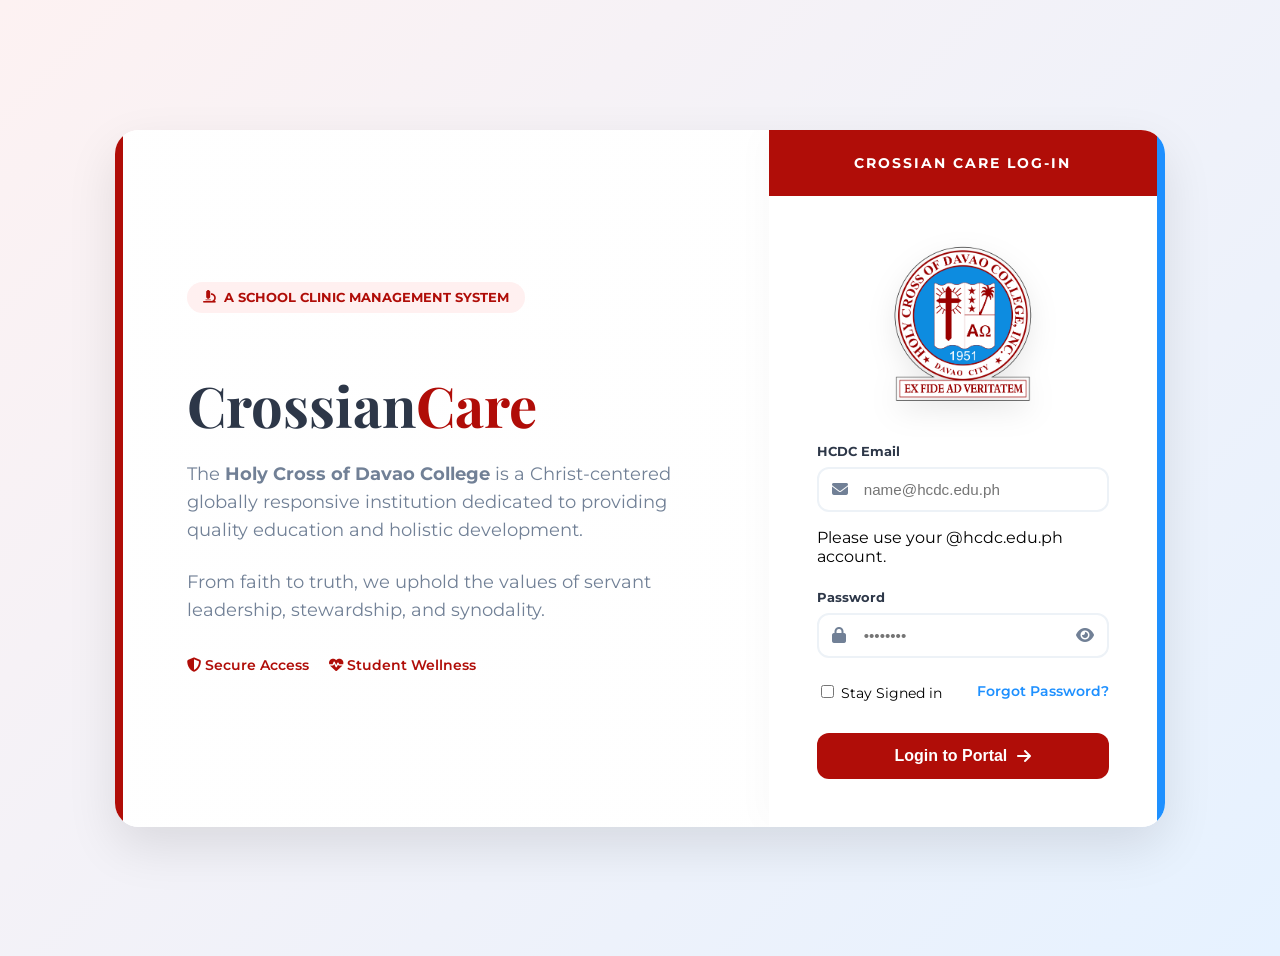
<file: index.html>
<!DOCTYPE html>
<html lang="en">

<head>
    <meta charset="UTF-8">
    <meta name="viewport" content="width=device-width, initial-scale=1.0">
    <title>Login | Crossian Care</title>
    <link
        href="https://fonts.googleapis.com/css2?family=Montserrat:wght@400;600;700&family=Playfair+Display:wght@700&display=swap"
        rel="stylesheet">
    <link rel="stylesheet" href="https://cdnjs.cloudflare.com/ajax/libs/font-awesome/6.4.0/css/all.min.css">
    <link rel="stylesheet" href="index.css">
    <link href="Images/HcdcLogo.png" rel="icon">
</head>

<body>

    <div class="login-wrapper">
        <div class="info-side">
            <div class="info-content">
                <div class="badge"><i class="fas fa-microscope"></i> A School Clinic Management System</div>
                <h1 class="brand-title">Crossian<span>Care</span></h1>

                <div class="mission-text">
                    <p>The <strong>Holy Cross of Davao College</strong> is a Christ-centered globally responsive
                        institution dedicated to providing quality education and holistic development.</p>
                    <p>From faith to truth, we uphold the values of servant leadership, stewardship, and synodality.</p>
                </div>

                <div class="info-footer">
                    <span><i class="fas fa-shield-alt"></i> Secure Access</span>
                    <span><i class="fas fa-heartbeat"></i> Student Wellness</span>
                </div>
            </div>
        </div>

        <div class="login-card">
            <div class="card-header">
                CROSSIAN CARE LOG-IN
            </div>
            <div class="card-content">
                <img src="Images/HcdcLogo.png" alt="HCDC Logo" class="form-logo">

                <form id="loginForm">
                    <div class="input-group">
                        <label>HCDC Email</label>
                        <div class="input-wrapper-inner">
                            <i class="fas fa-envelope"></i>
                            <input type="email" id="emailInput" placeholder="name@hcdc.edu.ph" required>
                        </div>
                        <p id="error-msg" class="error-text">Please use your @hcdc.edu.ph account.</p>
                    </div>

                    <div class="input-group">
                        <label>Password</label>
                        <div class="input-wrapper-inner">
                            <i class="fas fa-lock"></i>
                            <input type="password" id="passwordInput" placeholder="••••••••" required>
                            <i class="fas fa-eye toggle-password" onclick="togglePassword()"></i>
                        </div>
                    </div>

                    <div class="form-options">
                        <label class="checkbox-container">
                            <input type="checkbox" id="stay-signed">
                            <span class="checkmark"></span>
                            Stay Signed in
                        </label>
                        <a href="https://docs.google.com/forms/d/e/1FAIpQLSeCFkrrKPlEym8SIP8tk3d-MRlEb-fkIiejS39KirLOMkhctw/viewform?usp=publish-editor"
                            class="forgot-link">Forgot Password?</a>
                    </div>

                    <button type="submit" class="btn-primary-login">
                        Login to Portal <i class="fas fa-arrow-right"></i>
                    </button>
                </form>
            </div>
        </div>
    </div>

    <script>
        function togglePassword() {
            const input = document.getElementById('passwordInput');
            const icon = document.querySelector('.toggle-password');
            if (input.type === "password") {
                input.type = "text";
                icon.classList.replace('fa-eye', 'fa-eye-slash');
            } else {
                input.type = "password";
                icon.classList.replace('fa-eye-slash', 'fa-eye');
            }
        }
    </script>
    <script src="index.js"></script>
</body>

</html>
</file>
<file: index.css>
:root {
    --primary: #b00d08;
    --primary-dark: #8b0a06;
    --secondary-blue: #1e90ff;
    --accent-gold: #ffd700;
    --white: #ffffff;
    --text-main: #2d3748;
    --text-muted: #718096;
    --bg-gradient: linear-gradient(135deg, #fdf2f2 0%, #e6f2ff 100%);
    --shadow-sm: 0 10px 25px rgba(0, 0, 0, 0.05);
    --shadow-lg: 0 20px 50px rgba(0, 0, 0, 0.1);
}

body {
    font-family: 'Montserrat', sans-serif;
    background: var(--bg-gradient);
    min-height: 100vh;
    display: flex;
    align-items: center;
    justify-content: center;
    padding: 20px;
}

.login-wrapper {
    display: flex;
    max-width: 1050px;
    width: 100%;
    background: rgba(255, 255, 255, 0.95);
    backdrop-filter: blur(10px);
    border-radius: 24px;
    overflow: hidden;
    box-shadow: var(--shadow-lg);
}

.info-side {
    flex: 1.2;
    padding: 5rem 4rem;
    background: linear-gradient(rgba(255,255,255,0.9), rgba(255,255,255,0.9)), 
                url('https://www.transparenttextures.com/patterns/cubes.png');
    border-left: 8px solid var(--primary);
    display: flex;
    align-items: center;
}

.badge {
    background: #fff0f0;
    color: var(--primary);
    padding: 8px 16px;
    border-radius: 100px;
    font-size: 0.8rem;
    font-weight: 700;
    text-transform: uppercase;
    margin-bottom: 1.5rem;
    display: inline-flex;
    align-items: center;
    gap: 8px;
}

.brand-title {
    font-family: 'Playfair Display', serif;
    font-size: 3.5rem;
    color: var(--text-main);
    margin-bottom: 1.5rem;
    line-height: 1.1;
}

.brand-title span { 
    color: var(--primary); 
}

.mission-text p {
    font-size: 1.1rem;
    line-height: 1.6;
    color: var(--text-muted);
    margin-bottom: 1.5rem;
}

.info-footer {
    margin-top: 2rem;
    display: flex;
    gap: 20px;
    font-weight: 600;
    color: var(--primary);
    font-size: 0.9rem;
}

.login-card {
    flex: 0.9;
    background: var(--white);
    box-shadow: -10px 0 30px rgba(0,0,0,0.02);
    border-right: 8px solid var(--secondary-blue);
}

.card-header {
    background: var(--primary);
    padding: 1.5rem;
    color: white;
    font-weight: 700;
    text-align: center;
    letter-spacing: 2px;
    font-size: 0.9rem;
}

.card-content { 
    padding: 3rem; 
    display: flex; 
    flex-direction: column; 
    align-items: center;
}

.form-logo { 
    height: 160px;
    width: auto;
    margin: 0 auto 2.5rem auto;
    display: block; 
    filter: drop-shadow(0 10px 15px rgba(0, 0, 0, 0.1));
    transition: transform 0.3s ease;
}

.form-logo:hover {
    transform: scale(1.05);
}

#loginForm {
    width: 100%;
}

.input-group { 
    margin-bottom: 1.5rem; 
    text-align: left; 
}

.input-group label {
    font-weight: 700;
    font-size: 0.8rem;
    color: var(--text-main);
    margin-bottom: 8px;
    display: block;
}

.input-wrapper-inner {
    position: relative;
    display: flex;
    align-items: center;
}

.input-wrapper-inner i:not(.toggle-password) {
    position: absolute;
    left: 15px;
    color: var(--text-muted);
}

.input-wrapper-inner input {
    width: 100%;
    padding: 12px 15px 12px 45px;
    border: 2px solid #edf2f7;
    border-radius: 12px;
    transition: all 0.3s ease;
    font-size: 0.95rem;
}

.input-wrapper-inner input:focus {
    border-color: var(--secondary-blue);
    outline: none;
    box-shadow: 0 0 0 4px rgba(30, 144, 255, 0.1);
}

.toggle-password {
    position: absolute;
    right: 15px;
    cursor: pointer;
    color: var(--text-muted);
}

.form-options {
    display: flex;
    justify-content: space-between;
    align-items: center;
    margin-bottom: 2rem;
    font-size: 0.85rem;
}

.forgot-link {
    color: var(--secondary-blue);
    text-decoration: none;
    font-weight: 600;
}

.btn-primary-login {
    width: 100%;
    padding: 14px;
    background: var(--primary);
    color: white;
    border: none;
    border-radius: 12px;
    font-weight: 700;
    font-size: 1rem;
    cursor: pointer;
    transition: 0.3s;
    display: flex;
    align-items: center;
    justify-content: center;
    gap: 10px;
}

.btn-primary-login:hover {
    background: var(--primary-dark);
    transform: translateY(-3px);
    box-shadow: 0 10px 20px rgba(176, 13, 8, 0.2);
}

@media (max-width: 900px) {
    .login-wrapper { 
        flex-direction: column; 
        margin: 10px; 
    }
    .info-side { 
        border-left: none; 
        border-bottom: 8px solid var(--primary); 
        padding: 3rem 2rem; 
    }
    .login-card {
        border-right: none;
        border-bottom: 8px solid var(--secondary-blue);
    }
}
</file>
<file: About.css>
:root {
    --primary: #b00d08;
    --primary-dark: #8b0a06;
    --accent: #1e90ff;
    --accent-light: #e6f2ff;
    --white: #ffffff;
    --danger: #e53e3e;
    --text: #2d3748;
    --bg-light: #fdf2f2;
}

.story-text p {
    margin-bottom: 1.5rem;
}

* {
    margin: 0;
    padding: 0;
    box-sizing: border-box;
}

body {
    font-family: 'Montserrat', sans-serif;
    color: var(--text);
    line-height: 1.6;
    overflow-x: hidden;
    background: var(--white);
}

.navbar {
    display: flex;
    justify-content: space-between;
    align-items: center;
    padding: 1rem 10%;
    background: var(--white);
    position: sticky;
    top: 0;
    z-index: 1000;
    box-shadow: 0 2px 15px rgba(0, 0, 0, 0.05);
}

.logo {
    display: flex;
    align-items: center;
    gap: 5px;
    font-weight: 700;
    font-size: 1.4rem;
    letter-spacing: 0.5px;
    color: var(--text);
    text-decoration: none;
}

.logo span {
    color: var(--primary);
}

.logo-img {
    height: 45px;           
    width: auto;
    object-fit: contain;
}

.nav-links {
    display: flex;
    list-style: none;
    align-items: center;
    margin: 0;
    padding: 0;
}

.nav-links li {
    margin-left: 2rem;
}

.nav-links li a {
    text-decoration: none;
    color: #444;
    font-weight: 600;
    transition: 0.3s;
    position: relative;
    padding: 5px 0;
}

.nav-links li a::after {
    content: '';
    position: absolute;
    width: 100%;
    height: 2px;
    bottom: -4px;
    left: 0;
    background-color: var(--primary);
    border-radius: 10px;
    transform: scaleX(0);
    transform-origin: bottom right;
    transition: transform 0.3s ease-out;
}

.nav-links li a:hover::after {
    transform: scaleX(1);
    transform-origin: bottom left;
}

.nav-links li a.active::after {
    transform: scaleX(1);
    transform-origin: bottom left;
}

.btn-cta {
    background: var(--primary) !important;
    color: var(--white) !important;
    padding: 10px 30px;
    border-radius: 12px;
    display: inline-flex;
    align-items: center;
    justify-content: center;
    transition: background 0.3s;
    white-space: nowrap;
    min-width: 200px;
}

.btn-cta:hover {
    background: var(--primary-dark) !important;
    transform: translateY(-2px);
    box-shadow: 0 5px 15px rgba(176, 13, 8, 0.3);
}

.about-hero {
    height: 50vh;
    background: linear-gradient(135deg, var(--primary-dark), #1a202c);
    display: flex;
    align-items: center;
    justify-content: center;
    text-align: center;
    color: white;
}

.about-hero h1 {
    font-family: 'Playfair Display', serif;
    font-size: 3.5rem;
    margin-bottom: 1rem;
}

.about-hero h1 span {
    color: var(--accent);
}

.about-hero p {
    font-size: 1.2rem;
    max-width: 600px;
    margin: 0 auto;
    opacity: 0.9;
}

.badge {
    background: var(--accent);
    color: var(--white);
    padding: 5px 15px;
    border-radius: 20px;
    font-weight: 600;
    font-size: 0.8rem;
    margin-bottom: 1rem;
    display: inline-block;
}

.tag {
    color: var(--primary);
    font-weight: 600;
    text-transform: uppercase;
    letter-spacing: 2px;
    font-size: 0.8rem;
}

.story-section {
    padding: 8rem 10%;
    background: var(--white);
}

.container {
    max-width: 1200px;
    margin: 0 auto;
}

.flex-split {
    display: grid;
    grid-template-columns: 1fr 1.2fr;
    gap: 5rem;
    align-items: center;
}

.story-image img {
    width: 107%;
    border-radius: 15px;
    box-shadow: 0 20px 40px rgba(0, 0, 0, 0.1);
}

.experience-badge {
    position: absolute;
    bottom: -160px;
    right: -20px;
    background: var(--primary);
    color: white;
    padding: 2rem;
    border-radius: 25px;
    text-align: center;
}

.story-text h2 {
    font-family: 'Playfair Display', serif;
    font-size: 2.8rem;
    margin: 1rem 0 2rem;
}

.values-section {
    padding: 8rem 10%;
    background: var(--bg-light);
}

.section-title {
    text-align: center;
    font-family: 'Playfair Display', serif;
    font-size: 2.5rem;
    margin-bottom: 4rem;
}

.values-grid {
    display: grid;
    grid-template-columns: repeat(3, 1fr);
    gap: 2rem;
}

.value-card {
    background: var(--white);
    padding: 3.5rem 2rem;
    border-radius: 20px;
    text-align: center;
    transition: 0.4s;
    border: 1px solid rgba(0, 0, 0, 0.05);
}

.value-card:hover {
    transform: translateY(-15px);
    border-color: var(--accent);
    box-shadow: 0 30px 60px rgba(30, 144, 255, 0.1);
}

.about-footer-cta {
    padding: 6rem 10%;
    text-align: center;
    background: var(--primary-dark);
    color: white;
}

.btn-appointment-white {
    display: inline-block;
    margin-top: 2rem;
    padding: 1.2rem 3rem;
    background: var(--accent);
    color: var(--white);
    text-decoration: none;
    border-radius: 50px;
    font-weight: 700;
    cursor: pointer;
    transition: all 0.3s ease;
    border: 2px solid transparent;
}

.btn-appointment-white:hover {
    background: var(--white);
    color: var(--accent);
    transform: scale(1.05);
    border: 2px solid var(--accent);
}

.btn-appointment-white:active {
    transform: scale(0.98);
}

footer {
    padding: 3rem;
    text-align: center;
    background: #1a202c;
    color: #a0aec0;
}

.fade-in {
    animation: fadeInUp 1s ease forwards;
}

@keyframes fadeInUp {
    from {
        opacity: 0;
        transform: translateY(20px);
    }
    to {
        opacity: 1;
        transform: translateY(0);
    }
}

@media (max-width: 900px) {
    .flex-split,
    .values-grid {
        grid-template-columns: 1fr;
    }
    .navbar {
        padding: 1rem 5%;
    }
}

.value-icon {
    display: flex;
    justify-content: center;
    align-items: center;
    margin-bottom: 20px;
}

.value-icon img {
    width: 50px;    
    height: 50px;
    object-fit: contain;
}

.nav-links a.active {
    color: var(--primary) !important;
}

.profile-container {
    position: relative;
    margin-left: 1.5rem;
    cursor: pointer;
}

.profile-icon {
    width: 45px;
    height: 45px;
    background-color: var(--accent);
    color: white;
    border-radius: 50%;
    display: flex;
    align-items: center;
    justify-content: center;
    font-weight: 700;
    font-size: 1.1rem;
    border: 2px solid var(--white);
    box-shadow: 0 2px 5px rgba(0,0,0,0.1);
}

.profile-dropdown {
    display: none;
    position: absolute;
    top: 55px;
    right: 0;
    background: white;
    box-shadow: 0 10px 25px rgba(0,0,0,0.1);
    border-radius: 8px;
    overflow: hidden;
    z-index: 1001;
    min-width: 120px;
}

.profile-dropdown.show {
    display: block;
}

.logout-link {
    width: 100%;
    padding: 12px 20px;
    border: none;
    background: none;
    color: var(--danger);
    font-weight: 600;
    text-align: left;
    cursor: pointer;
    transition: background 0.3s;
}

.logout-link:hover {
    background: var(--bg-light);
}
.stats-bar {
    background: var(--primary);
    padding: 3.5rem 10%;
}

.stats-grid {
    display: grid;
    grid-template-columns: repeat(4, 1fr);
    gap: 2rem;
    text-align: center;
}

.stat-item {
    color: var(--white);
}

.stat-number-wrap {
    display: flex;
    align-items: baseline;
    justify-content: center;
    gap: 2px;
}

.stat-number {
    font-family: 'Playfair Display', serif;
    font-size: 3rem;
    font-weight: 700;
    line-height: 1;
}

.stat-suffix {
    font-size: 2rem;
    font-weight: 700;
}

.stat-label {
    margin-top: 0.5rem;
    font-size: 0.9rem;
    opacity: 0.85;
    font-weight: 500;
    letter-spacing: 0.5px;
}

@media (max-width: 900px) {
    .stats-grid {
        grid-template-columns: repeat(2, 1fr);
    }
}

.mission-vision-section {
    padding: 6rem 10%;
    background: var(--bg-light);
}

.mv-grid {
    display: flex;
    align-items: stretch;
    gap: 0;
    background: var(--white);
    border-radius: 20px;
    overflow: hidden;
    box-shadow: 0 15px 40px rgba(0,0,0,0.07);
}

.mv-card {
    flex: 1;
    padding: 4rem 3.5rem;
}

.mission-card {
    border-right: 1px solid rgba(0,0,0,0.06);
}

.mv-divider {
    width: 1px;
    background: rgba(0,0,0,0.06);
    flex-shrink: 0;
}

.mv-icon {
    width: 56px;
    height: 56px;
    border-radius: 14px;
    display: flex;
    align-items: center;
    justify-content: center;
    margin-bottom: 1.5rem;
}

.mission-card .mv-icon {
    background: rgba(176, 13, 8, 0.08);
    color: var(--primary);
}

.vision-card .mv-icon {
    background: rgba(30, 144, 255, 0.1);
    color: var(--accent);
}

.mv-icon svg {
    width: 28px;
    height: 28px;
}

.mv-card h3 {
    font-family: 'Playfair Display', serif;
    font-size: 1.6rem;
    margin-bottom: 1rem;
    color: var(--text);
}

.mv-card p {
    color: #555;
    line-height: 1.8;
    font-size: 1rem;
}

@media (max-width: 900px) {
    .mv-grid {
        flex-direction: column;
    }
    .mv-divider { display: none; }
    .mission-card { border-right: none; border-bottom: 1px solid rgba(0,0,0,0.06); }
}

.team-section {
    padding: 8rem 10%;
    background: var(--white);
    text-align: center;
}

.team-grid {
    display: flex;
    flex-wrap: wrap;
    justify-content: center;
    gap: 2rem;
    margin-top: 2rem;
}

.team-card {
    flex: 0 1 calc(33.333% - 2rem); 
    min-width: 300px;
    border-radius: 20px;
    overflow: hidden;
    border: 1px solid rgba(0,0,0,0.07);
    transition: transform 0.3s ease, box-shadow 0.3s ease;
    text-align: left;
    background: var(--white);
}

.team-card:hover {
    transform: translateY(-10px);
    box-shadow: 0 25px 50px rgba(0,0,0,0.1);
}

.team-photo {
    width: 100%;
    height: 240px;
    overflow: hidden;
}

.team-photo img {
    width: 100%;
    height: 100%;
    object-fit: cover;
    transition: transform 0.4s ease;
}

.team-card:hover .team-photo img {
    transform: scale(1.05);
}

.team-info {
    padding: 1.8rem;
}

.team-info h4 {
    font-family: 'Playfair Display', serif;
    font-size: 1.2rem;
    margin-bottom: 0.3rem;
    color: var(--text);
}

.team-role {
    display: inline-block;
    background: var(--accent-light);
    color: var(--accent);
    font-size: 0.75rem;
    font-weight: 700;
    padding: 3px 10px;
    border-radius: 20px;
    margin-bottom: 0.8rem;
    letter-spacing: 0.3px;
}

.team-info p {
    font-size: 0.9rem;
    color: #666;
    line-height: 1.6;
}

@media (max-width: 900px) {
    .team-card {
        flex: 1 1 100%;
    }
}

.testimonials-section {
    padding: 8rem 10%;
    background: linear-gradient(135deg, var(--primary-dark), #1a202c);
    text-align: center;
}

.testimonials-grid {
    display: grid;
    grid-template-columns: repeat(3, 1fr);
    gap: 1.5rem;
    margin-top: 1rem;
}

.testimonial-card {
    background: rgba(255,255,255,0.06);
    border: 1px solid rgba(255,255,255,0.1);
    border-radius: 20px;
    padding: 2.5rem 2rem;
    text-align: left;
    transition: background 0.3s ease;
}

.testimonial-card:hover {
    background: rgba(255,255,255,0.1);
}

.quote-mark {
    font-size: 4rem;
    line-height: 1;
    color: var(--accent);
    font-family: 'Playfair Display', serif;
    margin-bottom: 0.5rem;
}

.testimonial-card p {
    color: rgba(255,255,255,0.85);
    line-height: 1.75;
    font-size: 0.95rem;
    margin-bottom: 1.5rem;
}

.testimonial-author {
    display: flex;
    align-items: center;
    gap: 0.8rem;
}

.author-avatar {
    width: 44px;
    height: 44px;
    border-radius: 50%;
    background: var(--accent);
    color: white;
    display: flex;
    align-items: center;
    justify-content: center;
    font-weight: 700;
    font-size: 0.8rem;
    flex-shrink: 0;
}

.testimonial-author strong {
    display: block;
    color: var(--white);
    font-size: 0.95rem;
}

.testimonial-author span {
    font-size: 0.8rem;
    color: rgba(255,255,255,0.55);
}

@media (max-width: 900px) {
    .testimonials-grid {
        grid-template-columns: 1fr;
    }
}
</file>
<file: MainDashboard.css>
:root {
    --primary: #b00d08;
    --primary-dark: #8b0a06;
    --accent: #1e90ff;
    --accent-light: #e6f2ff;
    --white: #ffffff;
    --danger: #e53e3e;
    --text: #2d3748;
    --bg-light: #fdf2f2;
}

* {
    margin: 0;
    padding: 0;
    box-sizing: border-box;
}

body {
    font-family: 'Montserrat', sans-serif;
    color: var(--text);
    line-height: 1.6;
    overflow-x: hidden;
    background-color: var(--white);
}

.navbar {
    display: flex;
    justify-content: space-between;
    align-items: center;
    padding: 1rem 10%;
    background: var(--white);
    position: sticky;
    top: 0;
    z-index: 1000;
    box-shadow: 0 2px 15px rgba(0, 0, 0, 0.05);
}

.logo {
    display: flex;
    align-items: center;
    gap: 5px;
    font-weight: 700;
    font-size: 1.4rem;
    letter-spacing: 0.5px;
    color: var(--text);
    text-decoration: none;
}

.logo span {
    color: var(--primary);
}

.logo-img {
    height: 45px;
    width: auto;
    object-fit: contain;
}

.nav-links {
    display: flex;
    list-style: none;
    align-items: center;
    margin: 0;
    padding: 0;
}

.nav-links li {
    margin-left: 2rem;
}

.nav-links li a {
    text-decoration: none;
    color: #444;
    font-weight: 600;
    transition: 0.3s;
    position: relative;
    padding: 5px 0;
}

.nav-links li a::after {
    content: '';
    position: absolute;
    width: 100%;
    height: 2px;
    bottom: -4px;
    left: 0;
    background-color: var(--primary);
    border-radius: 10px;
    transform: scaleX(0);
    transform-origin: bottom right;
    transition: transform 0.3s ease-out;
}

.nav-links li a:hover::after {
    transform: scaleX(1);
    transform-origin: bottom left;
}

.nav-links li a.active::after {
    transform: scaleX(1);
}

.nav-links li a:hover,
.nav-links li a.active {
    color: var(--primary);
}

.btn-cta {
    background: var(--primary) !important;
    color: var(--white) !important;
    padding: 10px 30px;
    border-radius: 12px;
    display: flex;
    align-items: center;
    justify-content: center;
    transition: 0.3s;
    white-space: nowrap; 
    min-width: 200px;
}

.btn-cta:hover {
    background: var(--primary-dark) !important;
    transform: translateY(-2px);
    box-shadow: 0 5px 15px rgba(176, 13, 8, 0.3);
}

.hero {
    height: 80vh;
    background: linear-gradient(rgba(255, 255, 255, 0.7), rgba(255, 255, 255, 0.3)),
                url('Building.png') no-repeat center center/cover;
    display: flex;
    align-items: center;
    padding: 0 10%;
}

.hero h1 {
    font-family: 'Playfair Display', serif;
    font-size: 3.5rem;
    line-height: 1.2;
    margin-bottom: 1.5rem;
}

.hero h1 span {
    color: var(--primary);
}

.badge {
    display: inline-block;
    padding: 0.5rem 1rem;
    background: var(--bg-light);
    color: var(--primary);
    font-weight: 600;
    font-size: 0.8rem;
    border-radius: 50px;
    margin-bottom: 1rem;
}

.btn-primary {
    display: inline-block;
    padding: 1rem 2.5rem;
    background: var(--primary);
    color: var(--white);
    text-decoration: none;
    border-radius: 50px;
    margin-right: 1rem;
    transition: 0.4s;
}

.btn-primary:hover {
    transform: translateY(-5px);
    background: var(--primary-dark);
    box-shadow: 0 5px 15px rgba(176, 13, 8, 0.3);
}

.btn-secondary-outline {
    display: inline-block;
    padding: 1rem 2rem;
    border: 2px solid var(--primary);
    color: var(--primary);
    background: transparent;
    text-decoration: none;
    border-radius: 50px;
    font-family: 'Montserrat', sans-serif;
    font-size: 1rem;
    font-weight: 600;
    cursor: pointer;
    transition: 0.4s;
}

.btn-secondary-outline:hover {
    transform: translateY(-5px) !important;
    background: var(--primary) !important;
    color: var(--white) !important;
    box-shadow: 0 5px 15px rgba(176, 13, 8, 0.3) !important;
}

.btn-secondary-outline:active {
    transform: translateY(-2px);
}

.status-bar {
    padding: 0 10%;
    margin-top: -50px;
}

.status-card {
    background: var(--white);
    display: flex;
    justify-content: space-around;
    padding: 2rem;
    border-radius: 15px;
    box-shadow: 0 10px 30px rgba(0, 0, 0, 0.1);
}

.dot {
    height: 10px;
    width: 10px;
    background: #48bb78;
    border-radius: 50%;
}

.wellness-hub {
    padding: 8rem 10% 5rem;
    background: var(--bg-light);
}

.container {
    max-width: 1200px;
    margin: 0 auto;
}

.section-title {
    text-align: center;
    font-family: 'Playfair Display', serif;
    font-size: 2.5rem;
    margin-bottom: 3rem;
}

.tips-grid {
    display: grid;
    grid-template-columns: repeat(auto-fit, minmax(280px, 1fr));
    gap: 2rem;
}

.tip-card {
    background: var(--white);
    padding: 2.5rem;
    border-radius: 15px;
    text-align: center;
    transition: 0.3s;
    border: 1px solid #eee;
}

.tip-card:hover {
    transform: translateY(-10px);
    border-color: var(--accent);
    box-shadow: 0 10px 20px rgba(30, 144, 255, 0.1);
}

.appointment-cta {
    padding: 6rem 10%;
    background: var(--primary-dark);
    color: var(--white);
    text-align: center;
}

.btn-appointment {
    margin-top: 2rem;
    padding: 1.2rem 3rem;
    background: var(--accent);
    color: var(--white);
    border: 2px solid transparent;
    border-radius: 50px;
    font-weight: 700;
    cursor: pointer;
    transition: 0.3s;
}

.btn-appointment:hover {
    background: var(--white);
    color: var(--accent);
    transform: scale(1.05);
    border: 2px solid var(--accent);
}

footer {
    background: #1a202c;
    color: #a0aec0;
    padding: 3rem 10%;
    text-align: center;
}

.status-info {
    display: flex;
    align-items: center;
    gap: 8px;
}

.status-info .icon img {
    width: 20px;
    height: 20px;
    object-fit: contain;
    display: block;
}

.tip-icon {
    display: flex;
    justify-content: center;
    align-items: center;
    margin-bottom: 15px;
}

.tip-icon img {
    width: 40px;
    height: 40px;
    object-fit: contain;
}

.side-drawer {
    position: fixed;
    top: 0;
    right: -500px;
    width: 400px;
    height: 100%;
    background: rgba(255, 255, 255, 0.95);
    backdrop-filter: blur(15px);
    box-shadow: -10px 0 30px rgba(0,0,0,0.1);
    transition: right 0.4s ease-in-out;
    z-index: 1000;
    padding: 2rem;
    display: flex;
    flex-direction: column;
    overflow-y: auto;
}

.drawer-content {
    height: 100%;
    display: flex;
    flex-direction: column;
}

.side-drawer.open {
    right: 0;
}

.drawer-overlay {
    position: fixed;
    top: 0;
    left: 0;
    width: 100%;
    height: 100%;
    background: rgba(0, 0, 0, 0.5);
    display: none;
    z-index: 999;
}

.drawer-overlay.active {
    display: block;
}

.appointment-card-mini {
    width: 100%;
    display: flex;
    flex-direction: column;
}

.appointment-card-mini .input-group {
    width: 100%;
    margin-bottom: 20px;
}

.appointment-card-mini input,
.appointment-card-mini select,
.appointment-card-mini textarea {
    width: 100%;
    display: block;
    padding: 12px;
    border: 1px solid #d1d5db;
    border-radius: 8px;
    box-sizing: border-box;
    font-family: inherit;
}

.appointment-card-mini .btn-appointment {
    width: 100%;
    margin-top: 10px;
}

.appointment-card-mini input {
    padding: 0.8rem;
    border: 1px solid #ddd;
    border-radius: 8px;
    font-size: 1rem;
}

.close-btn {
    font-size: 2.5rem;
    line-height: 1;
    color: var(--text);
    transition: color 0.2s;
}

.close-btn:hover {
    color: var(--primary);
}

.form-header-mini p {
    margin-bottom: 25px;
    color: #4a5568;
    font-size: 0.95rem;
}

.appointment-card-mini .input-group label {
    display: block;
    margin-bottom: 8px;
    font-weight: 600;
}

.nav-links a.active {
    color: var(--primary) !important;
}

.nav-links a.active::after {
    transform: scaleX(1);
}

button.btn-secondary-outline {
    font-family: 'Montserrat', sans-serif;
    font-size: 1rem;
    font-weight: 600;
    cursor: pointer;
}

#emailMessage {
    margin-top: 5px;
    resize: vertical;
}

.dot.open {
    background: #48bb78 !important;
    box-shadow: 0 0 8px rgba(72, 187, 120, 0.5);
}

.dot.closed {
    background: #e53e3e !important;
    box-shadow: 0 0 8px rgba(229, 62, 62, 0.5);
}

.profile-container {
    position: relative;
    margin-left: 1.5rem;
    cursor: pointer;
}

.profile-icon {
    width: 45px;
    height: 45px;
    background-color: var(--accent);
    color: white;
    border-radius: 50%;
    display: flex;
    align-items: center;
    justify-content: center;
    font-weight: 700;
    font-size: 1.1rem;
    border: 2px solid var(--white);
    box-shadow: 0 2px 5px rgba(0,0,0,0.1);
}

.profile-dropdown {
    display: none;
    position: absolute;
    top: 55px;
    right: 0;
    background: white;
    box-shadow: 0 10px 25px rgba(0,0,0,0.1);
    border-radius: 8px;
    overflow: hidden;
    z-index: 1001;
    min-width: 120px;
}

.profile-dropdown.show {
    display: block;
}

.logout-link {
    width: 100%;
    padding: 12px 20px;
    border: none;
    background: none;
    color: var(--danger);
    font-weight: 600;
    text-align: left;
    cursor: pointer;
    transition: background 0.3s;
}

.logout-link:hover {
    background: var(--bg-light);
}

.announcement-bar {
    background: var(--primary-dark);
    color: var(--white);
    padding: 10px 0;
    overflow: hidden;
    white-space: nowrap;
}

.marquee-content {
    display: inline-block;
    padding-left: 100%;
    animation: marquee 25s linear infinite;
}
@keyframes marquee {
    0% { transform: translateX(0); }
    100% { transform: translateX(-100%); }
}

.events-section { 
    padding: 5rem 10%; 
    background: #fff; 
}

.events-grid { 
    display: grid; 
    grid-template-columns: repeat(auto-fit, minmax(300px, 1fr)); 
    gap: 2rem; 
}

.event-card { 
    display: flex; 
    background: var(--bg-light); 
    border-radius: 12px; 
    overflow: hidden; 
    transition: 0.3s; 
    border: 1px solid #eee;
}

.event-card:hover { 
    transform: translateY(-5px); 
    box-shadow: 0 10px 20px rgba(0,0,0,0.05); 
}

.event-date { 
    background: var(--primary); 
    color: white; padding: 1rem; 
    text-align: center; 
    min-width: 80px; 
}

.event-date span { 
    display: block; 
    font-size: 1.5rem; 
    font-weight: 700; 
}

.event-details { 
    padding: 1rem; 
}

.fab-button {
    position: fixed;
    bottom: 30px;
    right: 30px;
    width: 60px;
    height: 60px;
    background-color: var(--danger);
    border-radius: 50%;
    display: flex;
    justify-content: center;
    align-items: center;
    box-shadow: 0 4px 15px rgba(229, 62, 62, 0.4);
    z-index: 999;
    animation: pulse-ring 2s infinite;
    transition: transform 0.3s;
    text-decoration: none;
}
.fab-button:hover { 
    transform: scale(1.1); 
}

@keyframes pulse-ring {
    0% { box-shadow: 0 0 0 0 rgba(229, 62, 62, 0.7); }
    70% { box-shadow: 0 0 0 15px rgba(229, 62, 62, 0); }
    100% { box-shadow: 0 0 0 0 rgba(229, 62, 62, 0); }
}

@keyframes fadeInDown {
    from { opacity: 0; transform: translateY(-24px); }
    to   { opacity: 1; transform: translateY(0); }
}

@keyframes fadeInUp {
    from { opacity: 0; transform: translateY(32px); }
    to   { opacity: 1; transform: translateY(0); }
}

@keyframes slideInLeft {
    from { opacity: 0; transform: translateX(-40px); }
    to   { opacity: 1; transform: translateX(0); }
}

@keyframes slideInRight {
    from { opacity: 0; transform: translateX(40px); }
    to   { opacity: 1; transform: translateX(0); }
}

@keyframes scaleIn {
    from { opacity: 0; transform: scale(0.88); }
    to   { opacity: 1; transform: scale(1); }
}

@keyframes shimmer {
    0%   { background-position: -400px 0; }
    100% { background-position: 400px 0; }
}

.hero-content .badge {
    opacity: 0;
    animation: fadeInDown 0.7s ease forwards;
    animation-delay: 0.1s;
}

.hero-content h1 {
    opacity: 0;
    animation: fadeInUp 0.8s ease forwards;
    animation-delay: 0.35s;
}

.hero-content p {
    opacity: 0;
    animation: fadeInUp 0.8s ease forwards;
    animation-delay: 0.55s;
}

.hero-content .hero-btns {
    opacity: 0;
    animation: fadeInUp 0.8s ease forwards;
    animation-delay: 0.75s;
}

.reveal {
    opacity: 0;
    transform: translateY(30px);
    transition: opacity 0.7s ease, transform 0.7s ease;
}

.reveal.from-left {
    transform: translateX(-40px);
}

.reveal.from-right {
    transform: translateX(40px);
}

.reveal.scale-up {
    transform: scale(0.9);
}

.reveal.visible {
    opacity: 1;
    transform: translate(0) scale(1);
}

.reveal-stagger > *:nth-child(1) { transition-delay: 0s; }
.reveal-stagger > *:nth-child(2) { transition-delay: 0.15s; }
.reveal-stagger > *:nth-child(3) { transition-delay: 0.3s; }
.reveal-stagger > *:nth-child(4) { transition-delay: 0.45s; }

.status-card {
    transition: box-shadow 0.3s ease;
}

.status-card:hover {
    box-shadow: 0 15px 40px rgba(0, 0, 0, 0.12);
}

.status-info {
    transition: transform 0.2s ease;
}

.status-info:hover {
    transform: translateY(-2px);
}

.tip-card {
    transition: transform 0.35s cubic-bezier(0.34, 1.56, 0.64, 1),
                box-shadow 0.35s ease,
                border-color 0.3s ease;
}

.tip-card:hover {
    transform: translateY(-12px) scale(1.02);
    box-shadow: 0 20px 40px rgba(30, 144, 255, 0.15);
}

.event-card {
    transition: transform 0.3s cubic-bezier(0.34, 1.56, 0.64, 1),
                box-shadow 0.3s ease;
}

.event-card:hover {
    transform: translateY(-8px);
    box-shadow: 0 15px 30px rgba(0,0,0,0.1);
}

.section-title {
    position: relative;
    display: inline-block;
}

.section-title::after {
    content: '';
    position: absolute;
    bottom: -8px;
    left: 50%;
    transform: translateX(-50%) scaleX(0);
    width: 60px;
    height: 3px;
    background: var(--primary);
    border-radius: 4px;
    transition: transform 0.5s ease 0.4s;
}

.section-title.visible::after {
    transform: translateX(-50%) scaleX(7);
}

.btn-primary {
    transition: transform 0.35s cubic-bezier(0.34, 1.56, 0.64, 1),
                background 0.3s ease,
                box-shadow 0.3s ease;
}
.fab-button {
    transition: transform 0.3s cubic-bezier(0.34, 1.56, 0.64, 1);
}

.fab-button:hover {
    transform: scale(1.18) rotate(-5deg);
}
</file>
<file: Emergency.css>
:root {
    --primary: #b00d08;
    --primary-dark: #8b0a06;
    --accent: #1e90ff;
    --accent-light: #e6f2ff;
    --white: #ffffff;
    --danger: #e53e3e;
    --text: #2d3748;
    --bg-light: #fdf2f2;
}

body {
    font-family: 'Montserrat', sans-serif;
    background: var(--white);
    color: var(--text);
    line-height: 1.6;
}

.btn-cta {
    background: var(--primary) !important;
    color: var(--white) !important;
    padding: 0.6rem 1.2rem;
    border-radius: 6px;
    display: inline-flex;
    align-items: center;
    justify-content: center;
    font-weight: 600;
    text-decoration: none;
    transition: all 0.3s ease;
}

.btn-cta:hover {
    background: var(--primary-dark) !important;
    transform: translateY(-2px);
    box-shadow: 0 5px 15px rgba(176, 13, 8, 0.3);
}

.emergency-hero {
    height: 50vh;
    background: linear-gradient(135deg, var(--primary-dark), #1a202c);
    display: flex;
    align-items: center;
    justify-content: center;
    text-align: center;
    color: white;
}

.emergency-hero h1 {
    font-family: 'Playfair Display', serif;
    font-size: 3.1rem;
    margin-bottom: 0.5rem;
}

.emergency-hero h1 span {
    color: var(--danger);
}

.emergency-hero p {
    font-size: 1.2rem;
    max-width: 1200px;
    margin: 0 auto;
    opacity: 0.9;
}

.call-card {
    background: white;
    padding: 3rem;
    border-radius: 20px;
    box-shadow: 0 15px 35px rgba(0,0,0,0.1);
    text-align: center;
    margin-top: 43px;
    border-bottom: 5px solid var(--accent);
    transition: all 0.3s ease;
}

.call-card:hover {
    transform: translateY(-10px);
    box-shadow: 0 20px 40px rgba(0, 0, 0, 0.15);
}

.call-card.urgent {
    border-bottom: 5px solid var(--danger);
}

.call-link {
    display: block;
    font-size: 1.8rem;
    font-weight: 800;
    color: var(--primary);
    text-decoration: none;
    margin-top: 1rem;
    transition: color 0.3s ease;
}

.call-link:hover {
    color: var(--accent);
}

.contact-table {
    width: 100%;
    border-collapse: collapse;
    background: white;
    border-radius: 15px;
    overflow: hidden;
    box-shadow: 0 5px 15px rgba(0,0,0,0.05);
    margin-bottom: 4rem;
}

.contact-table th {
    background: var(--primary-dark);
    color: white;
    padding: 1.5rem;
    text-align: left;
    text-transform: uppercase;
    font-size: 0.8rem;
    letter-spacing: 1px;
}

.badge-emergency {
    background: var(--danger);
    color: var(--white);
    padding: 5px 15px;
    border-radius: 20px;
    font-weight: 600;
    font-size: 0.8rem;
    margin-bottom: 0.5rem;
    display: inline-block;
}

.quick-call-box {
    display: grid;
    grid-template-columns: 1fr 1fr;
    gap: 2rem;
    margin-top: -58px;
    margin-bottom: 4rem;
}

.call-card {
    background: white;
    padding: 3rem;
    border-radius: 20px;
    box-shadow: 0 15px 35px rgba(0,0,0,0.1);
    text-align: center;
    border-bottom: 5px solid var(--accent);
}

.call-card.urgent {
    border-bottom: 5px solid var(--danger);
}

.call-card .icon {
    font-size: 3rem;
    margin-bottom: 1rem;
    display: block;
}

.call-link {
    display: block;
    font-size: 1.8rem;
    font-weight: 800;
    color: var(--primary);
    text-decoration: none;
    margin-top: 1rem;
}

.contact-table th {
    background: var(--primary-dark);
    color: white;
    padding: 1.5rem;
    text-align: left;
}

.contact-table td {
    padding: 1.5rem;
    border-bottom: 1px solid #eee;
    font-weight: 600;
}

@media (max-width: 768px) {
    .quick-call-box {
        grid-template-columns: 1fr;
        margin-top: 2rem;
    }
    
    .call-link {
        font-size: 1.4rem;
    }
}

.fade-in {
    animation: fadeInUp 1s ease forwards;
    opacity: 0;
}

@keyframes fadeInUp {
    from {
        opacity: 0;
        transform: translateY(20px);
    }
    to {
        opacity: 1;
        transform: translateY(0);
    }
}

.call-card:nth-child(1) {
    animation-delay: 0.2s;
}

.call-card:nth-child(2) {
    animation-delay: 0.4s;
}

a.btn-cta.active {
    transform: scale(1);
    box-shadow: 0 5px 15px rgba(0, 0, 0, 0.1);
}

.logo-img {
    height: 45px;           
    width: auto;
    object-fit: contain;
}

.nav-links li a.btn-cta.active {
    background-color: var(--primary) !important;
    color: var(--white) !important;
    opacity: 1;
    border-bottom: none;
    box-shadow: 0 4px 12px rgba(176, 13, 8, 0.2);
}

.btn-cta {
    padding: 10px 30px;
    border-radius: 12px;
    font-weight: 600;
    display: inline-flex;
    align-items: center;
    justify-content: center;
    transition: all 0.3s ease;
}

.profile-container {
    position: relative;
    margin-left: 1.5rem;
    cursor: pointer;
}

.profile-icon {
    width: 45px;
    height: 45px;
    background-color: var(--accent);
    color: white;
    border-radius: 50%;
    display: flex;
    align-items: center;
    justify-content: center;
    font-weight: 700;
    font-size: 1.1rem;
    border: 2px solid var(--white);
    box-shadow: 0 2px 5px rgba(0,0,0,0.1);
}

.profile-dropdown {
    display: none;
    position: absolute;
    top: 55px;
    right: 0;
    background: white;
    box-shadow: 0 10px 25px rgba(0,0,0,0.1);
    border-radius: 8px;
    overflow: hidden;
    z-index: 1001;
    min-width: 120px;
}

.profile-dropdown.show {
    display: block;
}

.logout-link {
    width: 100%;
    padding: 12px 20px;
    border: none;
    background: none;
    color: var(--danger);
    font-weight: 600;
    text-align: left;
    cursor: pointer;
    transition: background 0.3s;
}

.logout-link:hover {
    background: var(--bg-light);
}
.section-title-dark {
    font-family: 'Playfair Display', serif;
    font-size: 2.2rem;
    color: var(--text);
    margin-bottom: 0.5rem;
    text-align: center;
    font-weight: 700;
}

.section-subtitle {
    text-align: center;
    color: #666;
    margin-bottom: 3rem;
    font-size: 1rem;
}

.what-to-do-section {
    padding: 6rem 10%;
    background: var(--bg-light);
}

.steps-grid {
    display: grid;
    grid-template-columns: repeat(3, 1fr);
    gap: 1.5rem;
    margin-top: 2rem;
}

.step-card {
    background: var(--white);
    border-radius: 16px;
    padding: 2rem 1.8rem;
    display: flex;
    gap: 1.2rem;
    align-items: flex-start;
    border: 1px solid rgba(0,0,0,0.06);
    transition: transform 0.3s ease, box-shadow 0.3s ease;
}

.step-card:hover {
    transform: translateY(-6px);
    box-shadow: 0 15px 30px rgba(0,0,0,0.08);
}

.step-number {
    min-width: 42px;
    height: 42px;
    background: var(--primary);
    color: var(--white);
    border-radius: 50%;
    display: flex;
    align-items: center;
    justify-content: center;
    font-weight: 800;
    font-size: 1rem;
    flex-shrink: 0;
}

.step-body h4 {
    font-size: 1rem;
    font-weight: 700;
    margin-bottom: 0.4rem;
    color: var(--text);
}

.step-body p {
    font-size: 0.9rem;
    color: #555;
    line-height: 1.6;
}

@media (max-width: 900px) {
    .steps-grid {
        grid-template-columns: 1fr;
    }
}

.mental-health-section {
    padding: 6rem 10%;
    background: linear-gradient(135deg, #1a202c, var(--primary-dark));
}

.mh-inner {
    display: flex;
    align-items: center;
    gap: 4rem;
}

.mh-text {
    flex: 1;
    color: var(--white);
}

.mh-badge {
    display: inline-block;
    background: rgba(255,255,255,0.15);
    color: var(--white);
    padding: 5px 16px;
    border-radius: 20px;
    font-size: 0.8rem;
    font-weight: 600;
    letter-spacing: 1px;
    text-transform: uppercase;
    margin-bottom: 1rem;
}

.mh-text h2 {
    font-family: 'Playfair Display', serif;
    font-size: 2rem;
    margin-bottom: 1rem;
}

.mh-text p {
    opacity: 0.85;
    line-height: 1.75;
    margin-bottom: 1rem;
    font-size: 0.95rem;
}

.mh-contacts {
    margin-top: 2rem;
    display: flex;
    flex-direction: column;
    gap: 0.8rem;
}

.mh-contact-item {
    display: flex;
    align-items: center;
    justify-content: space-between;
    background: rgba(255,255,255,0.08);
    border: 1px solid rgba(255,255,255,0.12);
    border-radius: 10px;
    padding: 0.9rem 1.2rem;
}

.mh-contact-label {
    font-size: 0.9rem;
    opacity: 0.8;
}

.mh-contact-number {
    color: var(--white);
    font-weight: 700;
    text-decoration: none;
    font-size: 1rem;
    transition: opacity 0.2s;
}

.mh-contact-number:hover {
    opacity: 0.7;
}

.mh-icon-wrap {
    width: 180px;
    flex-shrink: 0;
    opacity: 0.9;
}

.mh-icon-wrap svg {
    width: 100%;
    height: auto;
}

@media (max-width: 900px) {
    .mh-inner {
        flex-direction: column;
        gap: 2rem;
    }
    .mh-icon-wrap {
        display: none;
    }
}

.firstaid-section {
    padding: 6rem 10%;
    background: var(--white);
}

.accordion {
    display: flex;
    flex-direction: column;
    gap: 0.8rem;
}

.accordion-item {
    border: 1px solid rgba(0,0,0,0.08);
    border-radius: 12px;
    overflow: hidden;
    background: var(--white);
    opacity: 0;
    transform: translateX(-20px);
    transition: opacity 0.6s ease, transform 0.6s ease, border-color 0.3s;
}

.accordion-item.visible {
    opacity: 1;
    transform: translateX(0);
}

.accordion-header {
    width: 100%;
    background: none;
    border: none;
    padding: 1.2rem 1.5rem;
    display: flex;
    align-items: center;
    gap: 0.8rem;
    font-family: 'Montserrat', sans-serif;
    font-size: 1rem;
    font-weight: 700;
    color: var(--text);
    cursor: pointer;
    text-align: left;
    transition: background 0.2s;
}

.accordion-header:hover {
    background: var(--bg-light);
}

.accordion-header[aria-expanded="true"] {
    background: var(--bg-light);
    color: var(--primary);
}

.accordion-arrow {
    margin-left: auto;
    font-size: 1.2rem;
    transition: transform 0.3s ease;
    color: var(--primary);
    flex-shrink: 0;
}

.accordion-header[aria-expanded="true"] .accordion-arrow {
    transform: rotate(180deg);
}

.accordion-body {
    max-height: 0;
    overflow: hidden;
    transition: max-height 0.35s ease, padding 0.35s ease;
    padding: 0 1.5rem;
}

.accordion-body.open {
    max-height: 300px;
    padding: 0 1.5rem 1.4rem;
}

.accordion-body p {
    color: #555;
    line-height: 1.75;
    font-size: 0.95rem;
}

.location-section {
    padding: 6rem 10%;
    background: var(--bg-light);
}

.location-grid {
    display: grid;
    grid-template-columns: repeat(4, 1fr);
    gap: 1.5rem;
}

.location-card {
    background: var(--white);
    border-radius: 16px;
    padding: 2.2rem 1.8rem;
    text-align: center;
    border: 1px solid rgba(0,0,0,0.06);
    transition: transform 0.3s ease, box-shadow 0.3s ease;
}

.location-card:hover {
    transform: translateY(-6px);
    box-shadow: 0 15px 30px rgba(0,0,0,0.08);
}

.location-card.highlight-card {
    background: var(--primary);
    color: var(--white);
    border-color: var(--primary);
}

.location-card.highlight-card p,
.location-card.highlight-card a {
    color: rgba(255,255,255,0.9);
}

.location-card.highlight-card a {
    font-weight: 700;
}

.location-icon {
    font-size: 2.2rem;
    margin-bottom: 1rem;
}

.location-icon img {
    width: 50px;
    height: 50px;
    object-fit: contain;
}

.location-card h3 {
    font-size: 1.05rem;
    font-weight: 700;
    margin-bottom: 0.8rem;
    color: var(--text);
}

.highlight-card h3 {
    color: var(--white);
}

.location-card p {
    font-size: 0.9rem;
    color: #555;
    line-height: 1.7;
}

.location-card a {
    color: var(--accent);
    text-decoration: none;
    font-weight: 600;
}

.location-card a:hover {
    text-decoration: underline;
}

@media (max-width: 900px) {
    .location-grid {
        grid-template-columns: repeat(2, 1fr);
    }
}

@media (max-width: 500px) {
    .location-grid {
        grid-template-columns: 1fr;
    }
}

footer {
    padding: 3rem;
    text-align: center;
    background: #1a202c;
    color: #a0aec0;
}
</file>
<file: Safetytips.css>
:root {
    --primary: #b00d08;
    --primary-dark: #8b0a06;
    --accent: #1e90ff;
    --text: #2d3748;
    --white: #ffffff;
    --bg-light: #fdf2f2;
    --danger: #e53e3e;
}

* {
    margin: 0;
    padding: 0;
    box-sizing: border-box;
}

body {
    font-family: 'Montserrat', sans-serif;
    color: var(--text);
    background-color: var(--white);
    line-height: 1.6;
}

.navbar {
    display: flex;
    justify-content: space-between;
    align-items: center;
    padding: 1rem 10%;
    background: var(--white);
    position: sticky;
    top: 0;
    z-index: 1000;
    box-shadow: 0 2px 15px rgba(0, 0, 0, 0.05);
}

.logo {
    display: flex;
    align-items: center;
    gap: 5px;
    font-weight: 700;
    font-size: 1.4rem;
    letter-spacing: 0.5px;
    color: var(--text);
    text-decoration: none;
}

.logo span { color: var(--primary); }

.logo-img {
    height: 45px;
    width: auto;
    object-fit: contain;
}

.nav-links {
    display: flex;
    list-style: none;
    align-items: center;
    margin: 0;
    padding: 0;
}

.nav-links li {
    margin-left: 2rem;
}

.nav-links a {
    text-decoration: none;
    color: #444;
    font-weight: 600;
    transition: 0.3s;
    position: relative;
    padding: 5px 0;
}

.nav-links a::after {
    content: '';
    position: absolute;
    width: 100%;
    height: 2px;
    bottom: -4px;
    left: 0;
    background-color: var(--primary);
    border-radius: 10px;
    transform: scaleX(0);
    transform-origin: bottom right;
    transition: transform 0.3s ease-out;
}

.nav-links a:hover::after,
.nav-links a.active::after {
    transform: scaleX(1);
    transform-origin: bottom left;
}

.nav-links a:hover,
.nav-links a.active {
    color: var(--primary);
}

.btn-cta {
    background: var(--primary) !important;
    color: var(--white) !important;
    padding: 10px 30px;
    border-radius: 12px;
    font-weight: 600;
    display: inline-flex;
    align-items: center;
    justify-content: center;
    transition: all 0.3s ease;
    white-space: nowrap;
    min-width: 200px;
}

.btn-cta:hover {
    background: var(--primary-dark) !important;
    transform: translateY(-2px);
    box-shadow: 0 5px 15px rgba(176, 13, 8, 0.3);
}

.profile-container {
    position: relative;
    margin-left: 1.5rem;
    cursor: pointer;
}

.profile-icon {
    width: 45px;
    height: 45px;
    background: var(--accent);
    color: white;
    border-radius: 50%;
    display: flex;
    align-items: center;
    justify-content: center;
    font-weight: 700;
    font-size: 1.1rem;
    border: 2px solid var(--white);
    box-shadow: 0 2px 10px rgba(0,0,0,0.1);
}

.profile-dropdown {
    display: none;
    position: absolute;
    top: 55px;
    right: 0;
    background: white;
    box-shadow: 0 10px 25px rgba(0,0,0,0.15);
    border-radius: 8px;
    overflow: hidden;
    z-index: 1001;
    min-width: 120px;
}

.profile-dropdown.show { 
    display: block; 
}

.logout-link {
    width: 100%;
    padding: 12px 20px;
    border: none;
    background: none;
    color: var(--danger);
    font-weight: 600;
    text-align: left;
    cursor: pointer;
    transition: background 0.3s;
}

.logout-link:hover {
    background: var(--bg-light);
}

.safety-hero {
    padding: 5rem 10% 3rem;
    text-align: center;
    background: linear-gradient(135deg, var(--primary-dark), #1a202c);
    color: white;
    display: flex;
    justify-content: center;
    align-items: center;
}

.safety-hero h1 {
    font-family: 'Playfair Display', serif;
    font-size: 3.5rem;
    margin-bottom: 1rem;
}

.safety-hero p {
    color: var(--white);
}

.safety-hero span { color: var(--accent); }

.badge {
    background: var(--accent);
    color: var(--white);
    padding: 5px 15px;
    border-radius: 20px;
    font-weight: 600;
    font-size: 0.8rem;
    margin-bottom: 1rem;
    display: inline-block;
}

.container {
    max-width: 1200px;
    margin: 0 auto;
}

.stats-bar {
    display: flex;
    justify-content: center;
    gap: 0;
    background: var(--white);
    border-bottom: 1px solid rgba(0,0,0,0.06);
    box-shadow: 0 4px 15px rgba(0,0,0,0.05);
}

.stat-pill {
    flex: 1;
    text-align: center;
    padding: 1.6rem 1rem;
    border-right: 1px solid rgba(0,0,0,0.07);
    transition: background 0.3s;
}

.stat-pill:last-child { border-right: none; }

.stat-pill:hover { background: var(--bg-light); }

.stat-num {
    display: block;
    font-family: 'Playfair Display', serif;
    font-size: 2.2rem;
    font-weight: 700;
    color: var(--primary);
    line-height: 1;
    margin-bottom: 0.3rem;
}

.stat-label {
    font-size: 0.75rem;
    font-weight: 600;
    color: #666;
    text-transform: uppercase;
    letter-spacing: 0.8px;
}

.tips-image-section {
    padding: 4rem 10%;
}

.safety-gallery {
    display: grid;
    grid-template-columns: repeat(2, 1fr);
    gap: 30px; 
    align-items: start;
}

.image-wrapper {
    position: relative;
    border-radius: 15px;
    overflow: hidden;
    background-color: #000;
    box-shadow: 0 10px 25px rgba(0, 0, 0, 0.2);
    transition: opacity 0.55s ease, transform 0.55s ease;
    width: 100%;
    opacity: 0;
    transform: translateY(24px);
}

.image-wrapper.revealed {
    opacity: 1;
    transform: translateY(0);
}

.safety-photo {
    width: 100%;
    height: auto;
    display: block;
    transition: transform 0.5s ease;
}

.image-overlay {
    position: absolute;
    top: 0;
    left: 0;
    width: 100%;
    height: 100%;
    background: rgba(176, 13, 8, 0.85);
    color: white;
    display: flex;
    flex-direction: column;
    justify-content: center;
    align-items: center;
    padding: 30px;
    text-align: center;
    opacity: 0;
    transition: opacity 0.4s ease;
    pointer-events: none;
}

.image-wrapper:hover .image-overlay {
    opacity: 1;
}

.image-wrapper:hover .safety-photo {
    transform: scale(1.03);
}

.image-overlay h3 {
    font-size: 1.8rem;
    margin-bottom: 15px;
    text-transform: uppercase;
    font-weight: 700;
}

.image-overlay p {
    font-size: 1.1rem;
    font-weight: 400;
    line-height: 1.5;
}

.didyouknow-section {
    padding: 6rem 10%;
    background: linear-gradient(135deg, #1a202c, var(--primary-dark));
    color: var(--white);
}

.dyk-header {
    text-align: center;
    margin-bottom: 3rem;
}

.dyk-badge {
    display: inline-block;
    background: rgba(255,255,255,0.15);
    color: var(--white);
    padding: 5px 16px;
    border-radius: 20px;
    font-size: 0.78rem;
    font-weight: 600;
    letter-spacing: 1px;
    text-transform: uppercase;
    margin-bottom: 0.8rem;
}

.dyk-header h2 {
    font-family: 'Playfair Display', serif;
    font-size: 2.8rem;
    margin-bottom: 0.6rem;
    line-height: 1.2;
}

.dyk-header h2 span { color: var(--accent); }

.dyk-header > p {
    font-size: 0.95rem;
    opacity: 0.7;
    max-width: 480px;
    margin: 0 auto;
    line-height: 1.6;
}

.dyk-card {
    display: flex;
    background: rgba(255,255,255,0.07);
    border: 1px solid rgba(255,255,255,0.12);
    border-radius: 24px;
    overflow: hidden;
    min-height: 340px;
    transition: opacity 0.3s ease, transform 0.3s ease;
}

.dyk-card-img {
    width: 42%;
    flex-shrink: 0;
    position: relative;
}

.dyk-img {
    width: 100%;
    height: 100%;
    object-fit: cover;
    display: block;
    transition: transform 0.5s ease;
}

.dyk-card:hover .dyk-img {
    transform: scale(1.04);
}

.dyk-category {
    position: absolute;
    top: 16px;
    left: 16px;
    background: var(--accent);
    color: var(--white);
    padding: 4px 14px;
    border-radius: 20px;
    font-size: 0.72rem;
    font-weight: 700;
    text-transform: uppercase;
    letter-spacing: 0.8px;
}

.dyk-card-body {
    flex: 1;
    padding: 2.8rem 2.5rem;
    display: flex;
    flex-direction: column;
    justify-content: center;
}

.dyk-stat-highlight {
    font-family: 'Playfair Display', serif;
    font-size: 4rem;
    font-weight: 700;
    color: var(--accent);
    line-height: 1;
    margin-bottom: 0.4rem;
}

.dyk-fact-title {
    font-size: 1.25rem;
    font-weight: 700;
    color: var(--white);
    margin-bottom: 1rem;
    line-height: 1.3;
}

.dyk-card p {
    font-size: 0.97rem;
    line-height: 1.85;
    opacity: 0.85;
    max-width: 480px;
}

.dyk-footer-nav {
    display: flex;
    flex-direction: column;
    align-items: center;
    gap: 1.2rem;
    margin-top: 2rem;
}

.dyk-dots {
    display: flex;
    gap: 8px;
}

.dyk-dot {
    width: 9px;
    height: 9px;
    border-radius: 50%;
    background: rgba(255,255,255,0.25);
    cursor: pointer;
    transition: background 0.3s, transform 0.3s, width 0.3s;
    border: none;
}

.dyk-dot.active {
    background: var(--accent);
    transform: scale(1.25);
    width: 24px;
    border-radius: 5px;
}

.dyk-nav-arrows {
    display: flex;
    align-items: center;
    gap: 1.2rem;
}

.dyk-btn {
    width: 44px;
    height: 44px;
    border-radius: 50%;
    border: 2px solid rgba(255,255,255,0.3);
    background: rgba(255,255,255,0.08);
    color: var(--white);
    font-size: 1.1rem;
    cursor: pointer;
    transition: background 0.2s, border-color 0.2s, transform 0.2s;
    display: flex;
    align-items: center;
    justify-content: center;
}

.dyk-btn:hover {
    background: rgba(255,255,255,0.2);
    border-color: rgba(255,255,255,0.6);
    transform: scale(1.08);
}

.dyk-counter {
    font-size: 0.9rem;
    opacity: 0.65;
    font-weight: 600;
    min-width: 50px;
    text-align: center;
}

.dyk-card.slide-out-left  { animation: slideOutLeft  0.28s ease forwards; }
.dyk-card.slide-out-right { animation: slideOutRight 0.28s ease forwards; }
.dyk-card.slide-in-right  { animation: slideInRight  0.32s ease forwards; }
.dyk-card.slide-in-left   { animation: slideInLeft   0.32s ease forwards; }

@keyframes slideOutLeft  { to { opacity: 0; transform: translateX(-40px); } }
@keyframes slideOutRight { to { opacity: 0; transform: translateX(40px);  } }
@keyframes slideInRight  { from { opacity: 0; transform: translateX(40px);  } to { opacity: 1; transform: none; } }
@keyframes slideInLeft   { from { opacity: 0; transform: translateX(-40px); } to { opacity: 1; transform: none; } }

.back-action {
    text-align: center;
    padding: 3rem 0 4rem;
    background: linear-gradient(135deg, #1a202c, var(--primary-dark));
}

.btn-secondary-outline {
    display: inline-block;
    margin-top: 2rem;
    padding: 1.2rem 3rem;
    background: var(--accent);
    color: var(--white);
    text-decoration: none;
    border-radius: 50px;
    font-weight: 700;
    cursor: pointer;
    transition: all 0.3s ease;
    border: 2px solid transparent;
}

.btn-secondary-outline:hover {
    background: var(--white);
    color: var(--accent);
    transform: scale(1.05);
    border: 2px solid var(--accent);
}

footer {
    padding: 3rem;
    background: #1a202c;
    color: #a0aec0;
    text-align: center;
}

@media (max-width: 968px) {
    .safety-gallery {
        grid-template-columns: 1fr;
    }
    
    .safety-hero h1 {
        font-size: 2rem;
    }
}

@media (max-width: 900px) {
    .dyk-card { flex-direction: column; min-height: unset; }
    .dyk-card-img { width: 100%; height: 220px; }
    .dyk-stat-highlight { font-size: 3rem; }
}

@media (max-width: 600px) {
    .stats-bar { flex-wrap: wrap; }
    .stat-pill { flex: 1 1 50%; border-bottom: 1px solid rgba(0,0,0,0.07); }
    .dyk-header h2 { font-size: 2rem; }
    .dyk-card-body { padding: 1.8rem 1.5rem; }
}

#dykDataContainer {
    display: none;
}
</file>
<file: Services.css>
:root {
    --primary: #b00d08;
    --primary-dark: #8b0a06;
    --accent: #1e90ff;
    --accent-light: #e6f2ff;
    --white: #ffffff;
    --danger: #e53e3e;
    --text: #2d3748;
    --bg-light: #fdf2f2;
}

* {
    margin: 0;
    padding: 0;
    box-sizing: border-box;
}

body {
    font-family: 'Montserrat', sans-serif;
    background: var(--white);
    color: var(--text);
    line-height: 1.6;
}

.navbar {
    display: flex;
    justify-content: space-between;
    align-items: center;
    padding: 1rem 10%;
    background: var(--white);
    position: sticky;
    top: 0;
    z-index: 1000;
    box-shadow: 0 2px 15px rgba(0, 0, 0, 0.05);
}

.logo {
    display: flex;
    align-items: center;
    gap: 5px;
    font-weight: 700;
    font-size: 1.4rem;
    letter-spacing: 0.5px;
    color: var(--text);
    text-decoration: none;
}

.logo span {
    color: var(--primary);
}

.logo-img {
    height: 45px;           
    width: auto;
    object-fit: contain;
}

.nav-links {
    display: flex;
    list-style: none;
    align-items: center;
    margin: 0;
    padding: 0;
}

.nav-links li {
    margin-left: 2rem;
}

.nav-links li a {
    text-decoration: none;
    color: #444;
    font-weight: 600;
    transition: 0.3s;
    position: relative;
    padding: 5px 0;
}

.nav-links li a::after {
    content: '';
    position: absolute;
    width: 100%;
    height: 2px;
    bottom: -4px;
    left: 0;
    background-color: var(--primary);
    border-radius: 10px;
    transform: scaleX(0);
    transform-origin: bottom right;
    transition: transform 0.3s ease-out;
}

.nav-links li a:hover::after {
    transform: scaleX(1);
    transform-origin: bottom left;
}

.nav-links li a.active::after {
    transform: scaleX(1);
}

.nav-links li a:hover,
.nav-links li a.active {
    color: var(--primary);
}

.btn-cta {
    background: var(--primary) !important;
    color: var(--white) !important;
    padding: 10px 30px;
    border-radius: 12px;
    display: flex;
    align-items: center;
    justify-content: center;
    transition: 0.3s;
    white-space: nowrap; 
    min-width: 200px;
}
.btn-cta:hover {
    background: var(--primary-dark) !important;
    transform: translateY(-2px);
    box-shadow: 0 5px 15px rgba(176, 13, 8, 0.3);
}

.services-hero {
    height: 50vh;
    background: linear-gradient(135deg, var(--primary-dark), #1a202c);
    display: flex;
    align-items: center;
    justify-content: center;
    text-align: center;
    color: white;
}

.services-hero h1 {
    font-family: 'Playfair Display', serif;
    font-size: 3.5rem;
    margin-bottom: 1rem;
}

.services-hero h1 span {
    color: var(--accent);
}

.badge {
    background: var(--accent);
    color: var(--white);
    padding: 5px 15px;
    border-radius: 20px;
    font-weight: 600;
    font-size: 0.8rem;
    margin-bottom: 1rem;
    display: inline-block;
}

.detailed-services {
    padding: 5rem 10%;
    background: var(--bg-light);
}

.container {
    max-width: 1200px;
    margin: 0 auto;
}

.service-row {
    display: flex;
    align-items: center;
    gap: 3rem;
    margin-bottom: 4rem;
}

.service-row.reverse {
    flex-direction: row-reverse;
}

.service-info {
    flex: 1.2;
}

.tag {
    color: var(--primary);
    font-weight: 600;
    text-transform: uppercase;
    letter-spacing: 2px;
    font-size: 0.8rem;
}

.service-info h2 {
    font-family: 'Playfair Display', serif;
    font-size: 2.8rem;
    margin: 1rem 0;
}

.check-list {
    list-style: none;
    margin-top: 1.5rem;
}

.check-list li {
    margin-bottom: 0.8rem;
    font-weight: 500;
    display: flex;
    align-items: center;
}

.check-list li::before {
    content: "✓";
    color: var(--primary);
    font-weight: bold;
    margin-right: 15px;
    font-size: 1.2rem;
}

.service-display-card {
    flex: 1;
    background: var(--white);
    padding: 4rem 3rem;
    border-radius: 20px;
    box-shadow: 0 20px 40px rgba(0, 0, 0, 0.05);
    transition: 0.4s;
    text-align: center;
    border: 1px solid rgba(0, 0, 0, 0.05);
}

.service-display-card:hover {
    transform: translateY(-15px);
    border-color: var(--accent);
    box-shadow: 0 30px 60px rgba(30, 144, 255, 0.1);
}

.service-display-card .icon {
    font-size: 4rem;
    display: block;
    margin-bottom: 1.5rem;
}

.btn-mini {
    margin-top: 2rem;
    padding: 0.8rem 2rem;
    border: 2px solid var(--primary);
    background: transparent;
    color: var(--primary);
    border-radius: 50px;
    cursor: pointer;
    transition: 0.3s;
    font-weight: 600;
}

.btn-mini:hover {
    background: var(--primary);
    color: var(--white);
}

.emergency-bar {
    background: var(--primary-dark);
    padding: 6rem 10%;
    text-align: center;
    color: white;
}

.emergency-bar h2 {
    font-family: 'Playfair Display', serif;
    font-size: 2.5rem;
    margin-bottom: 1rem;
}

.emergency-bar p {
    font-size: 1.2rem;
    margin-bottom: 2rem;
}

.btn-appointment {
    width: 100%;
    padding: 1rem;
    background: var(--accent);
    color: var(--white);
    border: 2px solid transparent;
    border-radius: 50px;
    font-weight: 700;
    cursor: pointer;
    transition: 0.3s;
    display: block;
    text-align: center;
    text-decoration: none;
    margin-top: 30px;
}

.btn-appointment:hover {
    background: var(--white);
    color: var(--accent);
    transform: scale(1.05);
    border: 2px solid var(--accent);
}

footer {
    padding: 4rem;
    text-align: center;
    background: #1a202c;
    color: #a0aec0;
}

.fade-in {
    animation: fadeInUp 1s ease forwards;
}

@keyframes fadeInUp {
    from {
        opacity: 0;
        transform: translateY(20px);
    }
    to {
        opacity: 1;
        transform: translateY(0);
    }
}

@media (max-width: 968px) {
    .service-row,
    .service-row.reverse {
        flex-direction: column;
        text-align: center;
        gap: 3rem;
    }
    .navbar {
        padding: 1rem 5%;
    }
}

.side-drawer {
    position: fixed;
    top: 0;
    right: -400px;
    width: 400px;
    height: 100%;
    background: white;
    z-index: 1001;
    transition: right 0.4s cubic-bezier(0.4, 0, 0.2, 1);
    padding: 60px 30px 40px; 
    box-shadow: -5px 0 15px rgba(0,0,0,0.1);
    overflow-y: auto;
}

.side-drawer.open {
    right: 0;
}

.drawer-overlay {
    position: fixed;
    top: 0;
    left: 0;
    width: 100%;
    height: 100%;
    background: rgba(0, 0, 0, 0.5);
    z-index: 1000;
    display: block !important;
    opacity: 0;
    visibility: hidden;
    transition: opacity 0.4s ease, visibility 0.4s ease;
}

.drawer-overlay.active {
    opacity: 1;
    visibility: visible;
}

.schedule-table {
    width: 100%;
    border-collapse: collapse;
    margin: 25px 0;
}

.schedule-table td {
    padding: 15px 5px;
    border-bottom: 1px solid #eee;
    font-size: 0.95rem;
}

.nav-links a.active {
    color: var(--primary) !important;
}

.close-btn {
    font-size: 2.5rem;
    font-weight: bold;
    color: #888;
    cursor: pointer;
    transition: 0.3s;
    position: absolute;
    top: 15px;
    right: 25px;
    line-height: 1;
    z-index: 1002;
}

.close-btn:hover {
    color: var(--primary);
    transform: scale(1.1);
}

.form-header-mini {
    margin-bottom: 20px;
}

.form-header-mini h2 {
    font-size: 1.6rem;
    color: var(--text);
    margin-bottom: 5px;
}

.btn-safety-white {
    margin-top: 2rem;
    padding: 1.2rem 3rem;
    background: var(--accent);
    color: var(--white);
    border: 2px solid transparent;
    border-radius: 50px;
    font-weight: 700;
    cursor: pointer;
    transition: all 0.3s ease;
}

.btn-safety-white:hover {
    background: var(--white);
    color: var(--accent);
    transform: scale(1.05);
    border: 2px solid var(--accent);
}

.btn-safety-white:active {
    transform: scale(0.98);
}

.section-header {
    text-align: center;
    margin-bottom: 2rem;
}

.section-header h2 {
    font-family: 'Playfair Display', serif;
    font-size: 2.8rem;
    margin-top: 10px;
}

.section-header h2 span {
    color: var(--primary);
}

.step-card:hover {
    transform: translateY(-5px);
    box-shadow: 0 10px 30px rgba(0,0,0,0.05);
}

.step-card h3 {
    margin-bottom: 1rem;
    color: var(--primary);
}

.stat-item p {
    font-weight: 600;
    text-transform: uppercase;
    font-size: 0.8rem;
    letter-spacing: 1px;
}

@media (max-width: 768px) {
    .stats-grid {
        display: grid;
        grid-template-columns: 1fr 1fr;
    }
}

.profile-container {
    position: relative;
    margin-left: 1.5rem;
    cursor: pointer;
}

.profile-icon {
    width: 45px;
    height: 45px;
    background-color: var(--accent);
    color: white;
    border-radius: 50%;
    display: flex;
    align-items: center;
    justify-content: center;
    font-weight: 700;
    font-size: 1.1rem;
    border: 2px solid var(--white);
    box-shadow: 0 2px 5px rgba(0,0,0,0.1);
}

.profile-dropdown {
    display: none;
    position: absolute;
    top: 55px;
    right: 0;
    background: white;
    box-shadow: 0 10px 25px rgba(0,0,0,0.1);
    border-radius: 8px;
    overflow: hidden;
    z-index: 1001;
    min-width: 120px;
}

.profile-dropdown.show {
    display: block;
}

.logout-link {
    width: 100%;
    padding: 12px 20px;
    border: none;
    background: none;
    color: var(--danger);
    font-weight: 600;
    text-align: left;
    cursor: pointer;
    transition: background 0.3s;
}

.logout-link:hover {
    background: var(--bg-light);
}

.service-faq {
    padding: 6rem 10%;
    background: var(--white);
}

.service-faq .section-subtitle {
    text-align: center;
    color: #666;
    margin-bottom: 3rem;
    font-size: 1rem;
}

.accordion {
    display: flex;
    flex-direction: column;
    gap: 0.8rem;
}

.accordion-item {
    border: 1px solid rgba(0,0,0,0.08);
    border-radius: 12px;
    overflow: hidden;
    background: var(--white);
    opacity: 0;
    transform: translateX(-20px);
    transition: opacity 0.6s ease, transform 0.6s ease, border-color 0.3s;
}

.accordion-item.visible {
    opacity: 1;
    transform: translateX(0);
}

.accordion-header {
    width: 100%;
    background: none;
    border: none;
    padding: 1.2rem 1.5rem;
    display: flex;
    align-items: center;
    gap: 0.8rem;
    font-family: 'Montserrat', sans-serif;
    font-size: 1rem;
    font-weight: 700;
    color: var(--text);
    cursor: pointer;
    text-align: left;
    transition: background 0.2s;
}

.accordion-header:hover {
    background: var(--bg-light);
}

.accordion-header[aria-expanded="true"] {
    background: var(--bg-light);
    color: var(--primary);
}

.accordion-arrow {
    margin-left: auto;
    font-size: 1.2rem;
    transition: transform 0.3s ease;
    color: var(--primary);
    flex-shrink: 0;
}

.accordion-header[aria-expanded="true"] .accordion-arrow {
    transform: rotate(180deg);
}

.accordion-body {
    max-height: 0;
    overflow: hidden;
    transition: max-height 0.35s ease, padding 0.35s ease;
    padding: 0 1.5rem;
}

.accordion-body.open {
    max-height: 300px;
    padding: 0 1.5rem 1.4rem;
}

.accordion-body p {
    color: #555;
    line-height: 1.75;
    font-size: 0.95rem;
}
</file>
